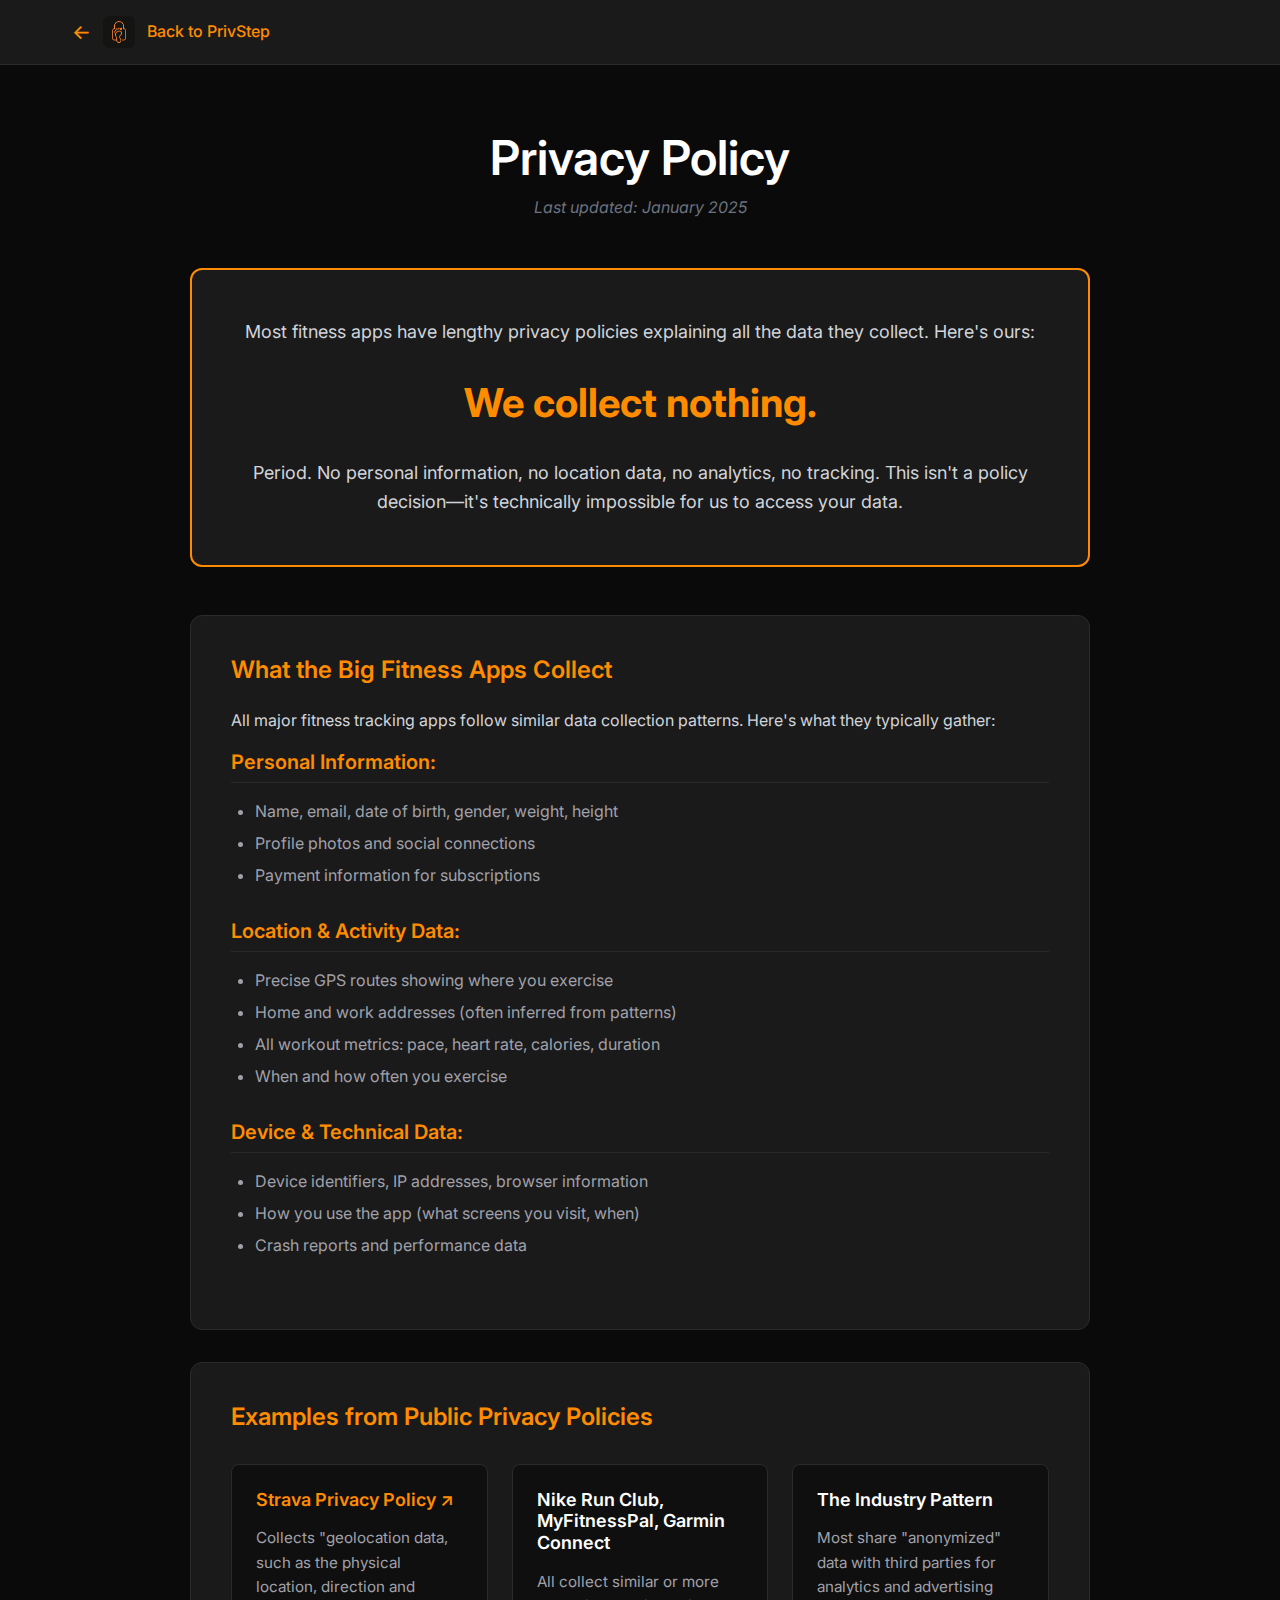
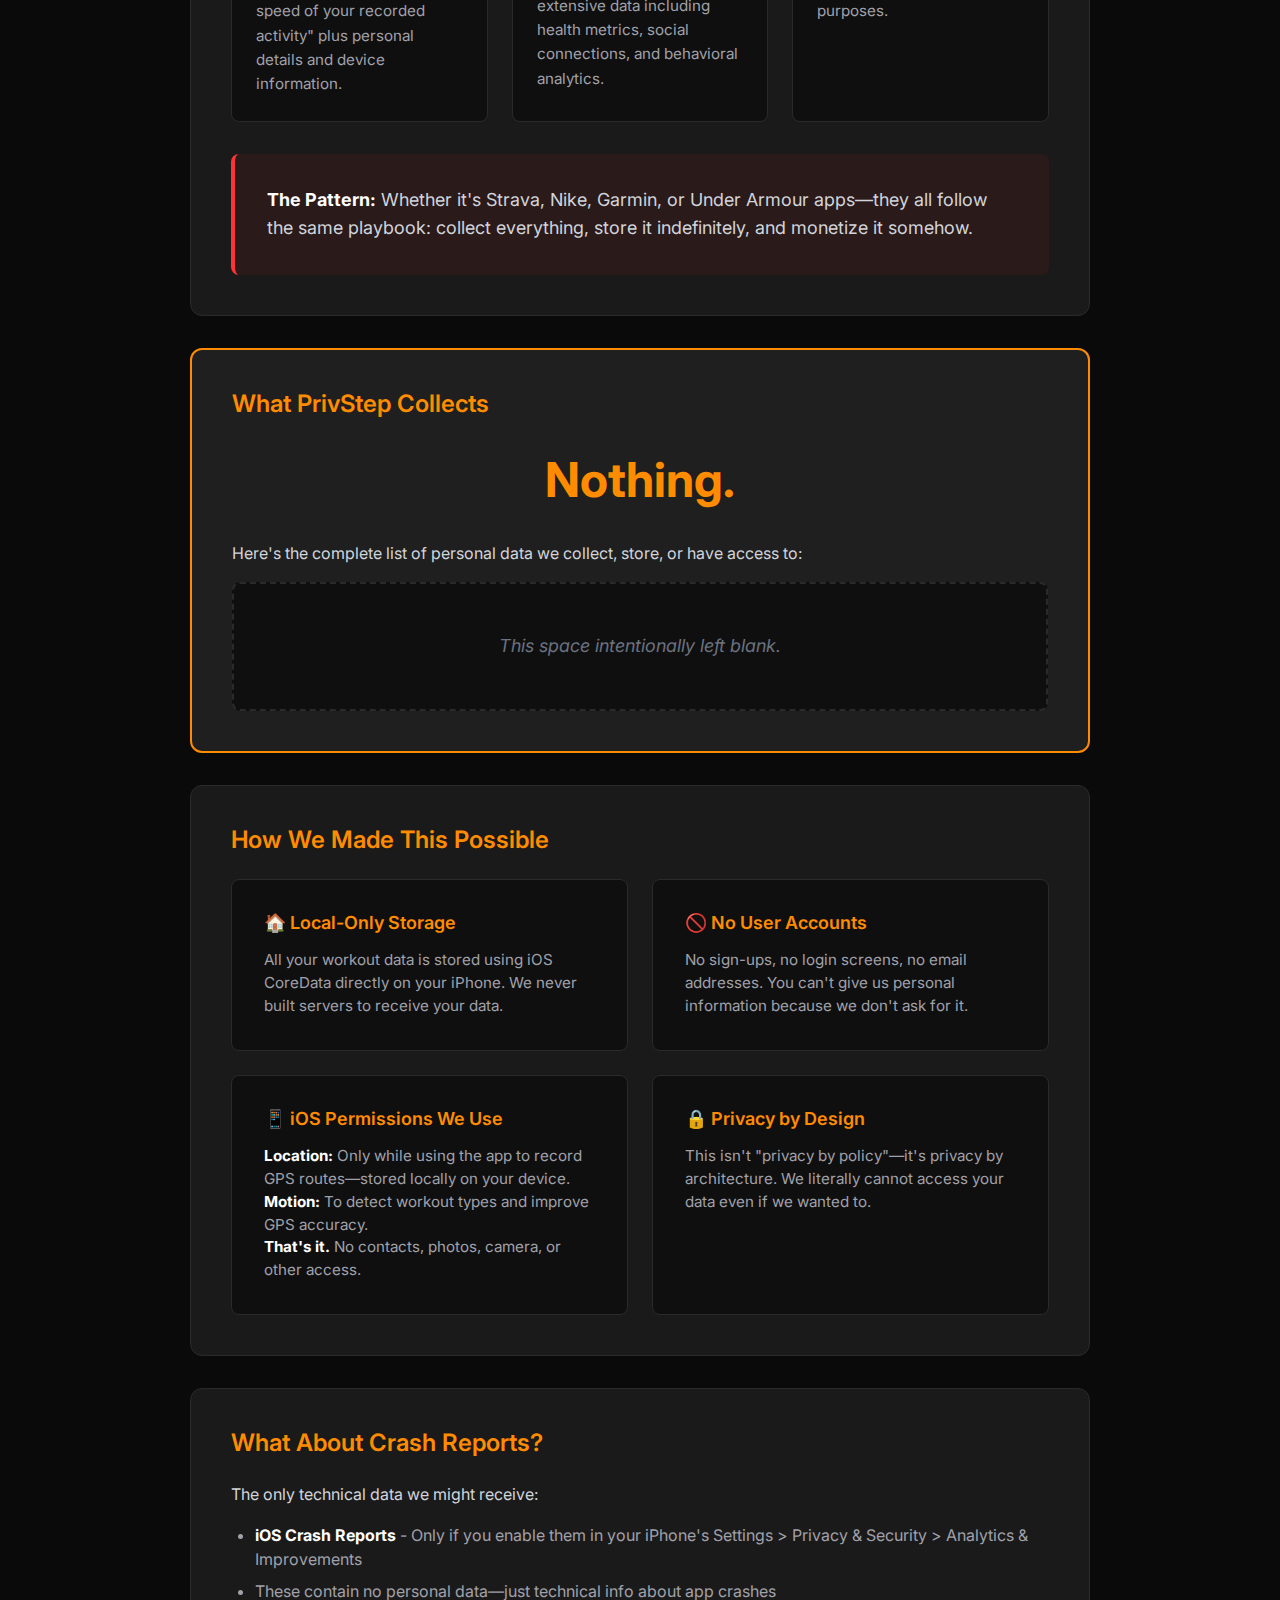
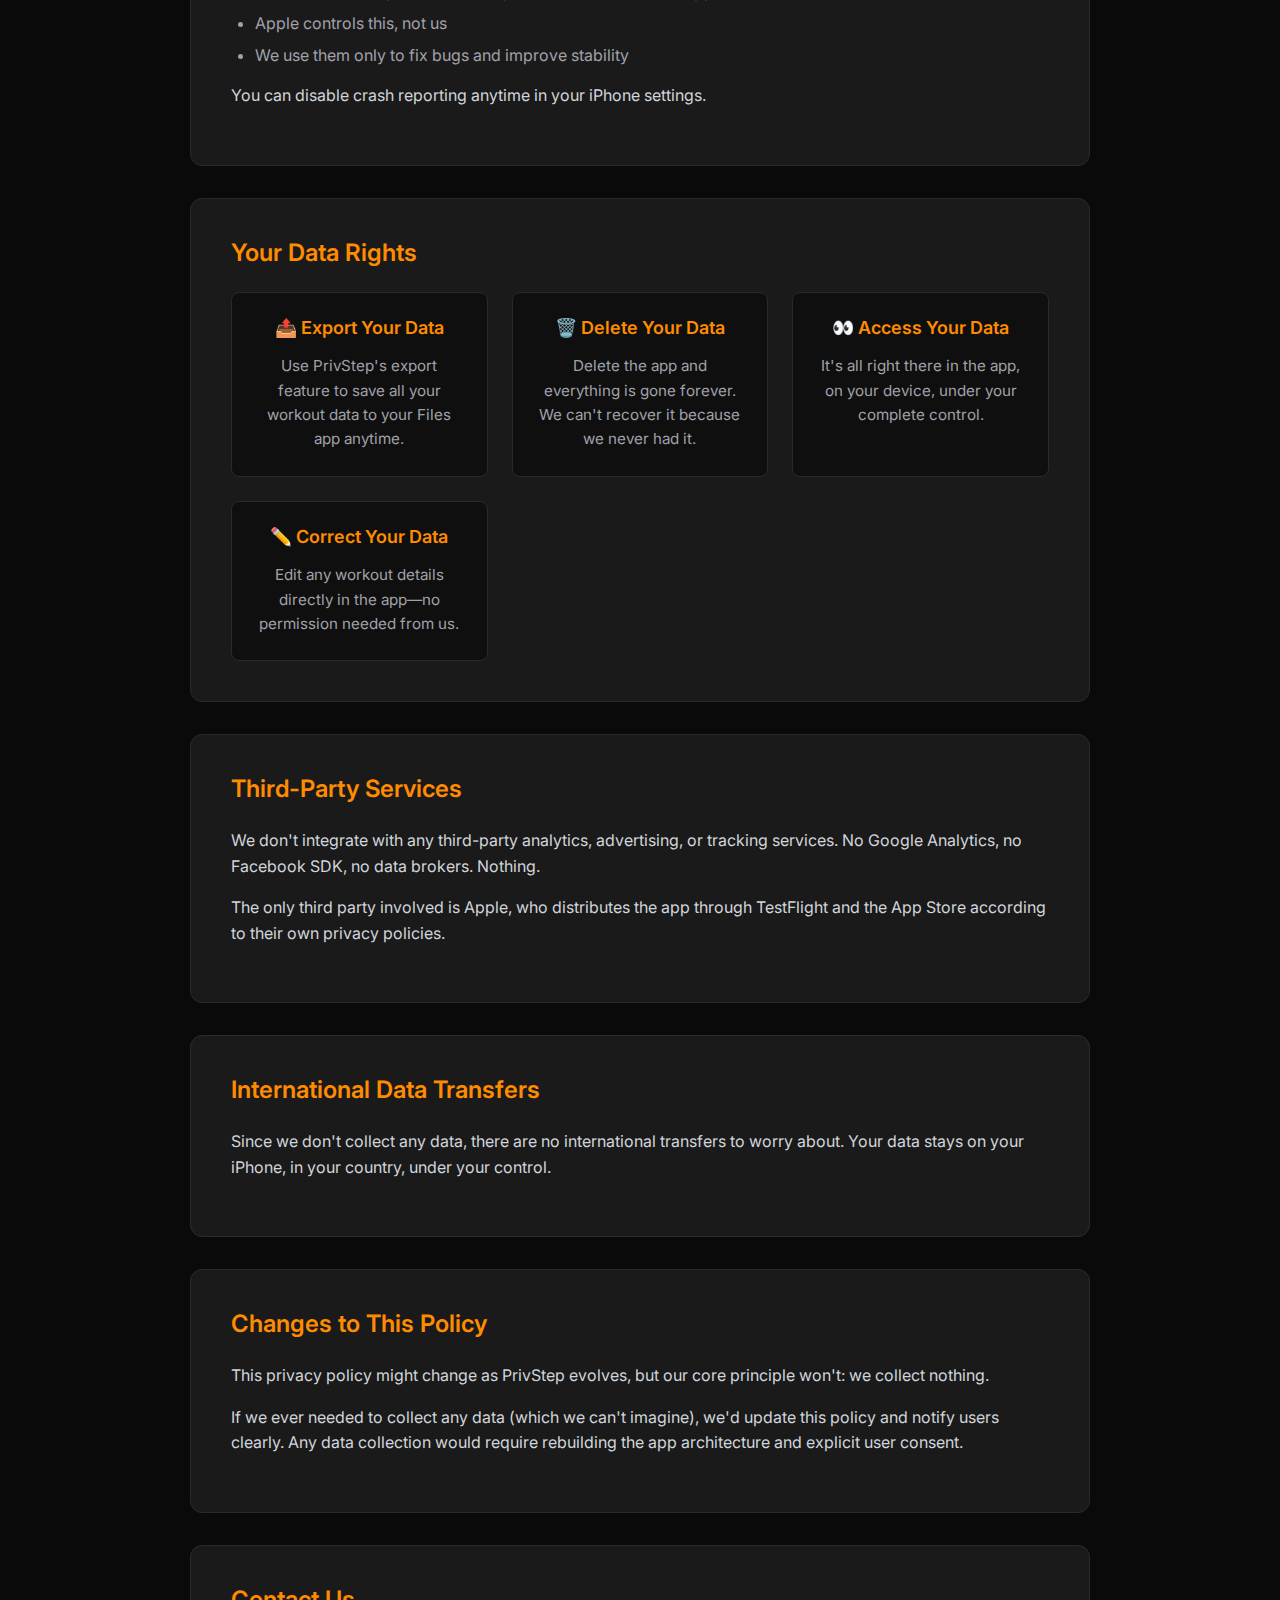
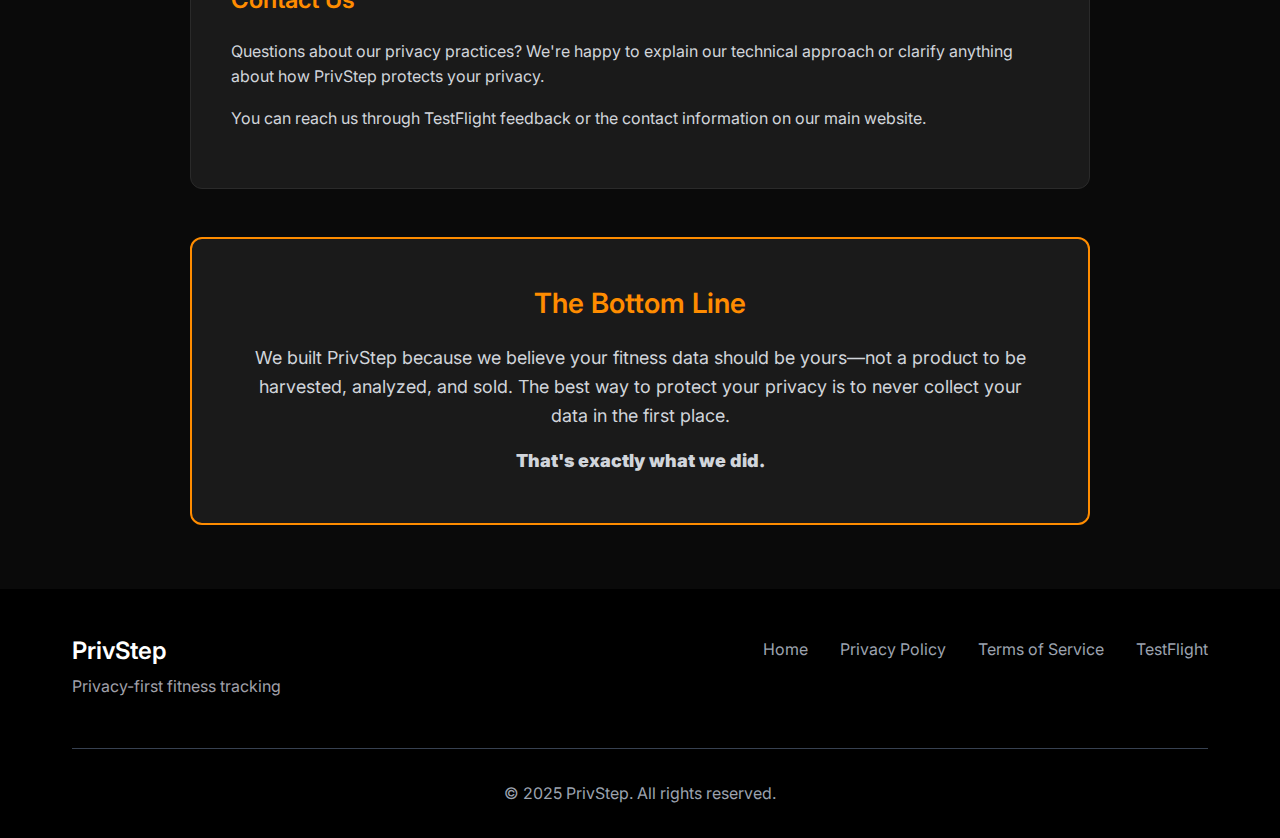
<file: privacy.html>
<!DOCTYPE html>
<html lang="en">
<head>
    <meta charset="UTF-8">
    <meta name="viewport" content="width=device-width, initial-scale=1.0">
    <meta name="description" content="Privacy Policy for PrivStep - We collect nothing. Zero data collection by design.">
    <title>Privacy Policy - PrivStep</title>
    <link rel="icon" type="image/png" sizes="60x60" href="icons/AppIcon.appiconset/Icon-App-60x60@2x.png">
    <link rel="apple-touch-icon" sizes="180x180" href="icons/AppIcon.appiconset/Icon-App-60x60@3x.png">
    <link rel="stylesheet" href="styles.css">
    <link rel="preconnect" href="https://fonts.googleapis.com">
    <link rel="preconnect" href="https://fonts.gstatic.com" crossorigin>
    <link href="https://fonts.googleapis.com/css2?family=Inter:wght@300;400;500;600;700&display=swap" rel="stylesheet">
</head>
<body>
    <!-- Header with easy navigation back -->
    <header class="privacy-header">
        <div class="container">
            <div class="header-nav">
                <a href="index.html" class="back-link">
                    <span class="back-arrow">←</span>
                    <img src="icons/AppIcon.appiconset/Icon-App-60x60@2x.png" alt="PrivStep" class="header-icon">
                    Back to PrivStep
                </a>
            </div>
        </div>
    </header>

    <!-- Privacy Content -->
    <main class="privacy-main">
        <div class="container">
            <div class="privacy-content">
                <h1>Privacy Policy</h1>
                <p class="last-updated">Last updated: January 2025</p>
                
                <div class="privacy-intro">
                    <p>Most fitness apps have lengthy privacy policies explaining all the data they collect. Here's ours:</p>
                    <h2 class="collect-nothing">We collect nothing.</h2>
                    <p>Period. No personal information, no location data, no analytics, no tracking. This isn't a policy decision—it's technically impossible for us to access your data.</p>
                </div>

                <section class="privacy-section">
                    <h2>What the Big Fitness Apps Collect</h2>
                    <p>All major fitness tracking apps follow similar data collection patterns. Here's what they typically gather:</p>
                    
                    <div class="data-category">
                        <h3>Personal Information:</h3>
                        <ul>
                            <li>Name, email, date of birth, gender, weight, height</li>
                            <li>Profile photos and social connections</li>
                            <li>Payment information for subscriptions</li>
                        </ul>
                    </div>

                    <div class="data-category">
                        <h3>Location & Activity Data:</h3>
                        <ul>
                            <li>Precise GPS routes showing where you exercise</li>
                            <li>Home and work addresses (often inferred from patterns)</li>
                            <li>All workout metrics: pace, heart rate, calories, duration</li>
                            <li>When and how often you exercise</li>
                        </ul>
                    </div>

                    <div class="data-category">
                        <h3>Device & Technical Data:</h3>
                        <ul>
                            <li>Device identifiers, IP addresses, browser information</li>
                            <li>How you use the app (what screens you visit, when)</li>
                            <li>Crash reports and performance data</li>
                        </ul>
                    </div>
                </section>

                <section class="privacy-section">
                    <h2>Examples from Public Privacy Policies</h2>
                    <div class="examples-grid">
                        <div class="example-item">
                            <h4><a href="https://www.strava.com/legal/privacy" target="_blank" rel="noopener">Strava Privacy Policy ↗</a></h4>
                            <p>Collects "geolocation data, such as the physical location, direction and speed of your recorded activity" plus personal details and device information.</p>
                        </div>
                        <div class="example-item">
                            <h4>Nike Run Club, MyFitnessPal, Garmin Connect</h4>
                            <p>All collect similar or more extensive data including health metrics, social connections, and behavioral analytics.</p>
                        </div>
                        <div class="example-item">
                            <h4>The Industry Pattern</h4>
                            <p>Most share "anonymized" data with third parties for analytics and advertising purposes.</p>
                        </div>
                    </div>
                    
                    <div class="industry-callout">
                        <p><strong>The Pattern:</strong> Whether it's Strava, Nike, Garmin, or Under Armour apps—they all follow the same playbook: collect everything, store it indefinitely, and monetize it somehow.</p>
                    </div>
                </section>

                <section class="privacy-section highlight">
                    <h2>What PrivStep Collects</h2>
                    <div class="collect-nothing-big">
                        <h3>Nothing.</h3>
                    </div>
                    <p>Here's the complete list of personal data we collect, store, or have access to:</p>
                    <div class="empty-list">
                        <p><em>This space intentionally left blank.</em></p>
                    </div>
                </section>

                <section class="privacy-section">
                    <h2>How We Made This Possible</h2>
                    <div class="technical-explanation">
                        <div class="tech-item">
                            <h4>🏠 Local-Only Storage</h4>
                            <p>All your workout data is stored using iOS CoreData directly on your iPhone. We never built servers to receive your data.</p>
                        </div>
                        <div class="tech-item">
                            <h4>🚫 No User Accounts</h4>
                            <p>No sign-ups, no login screens, no email addresses. You can't give us personal information because we don't ask for it.</p>
                        </div>
                        <div class="tech-item">
                            <h4>📱 iOS Permissions We Use</h4>
                            <p><strong>Location:</strong> Only while using the app to record GPS routes—stored locally on your device.<br>
                            <strong>Motion:</strong> To detect workout types and improve GPS accuracy.<br>
                            <strong>That's it.</strong> No contacts, photos, camera, or other access.</p>
                        </div>
                        <div class="tech-item">
                            <h4>🔒 Privacy by Design</h4>
                            <p>This isn't "privacy by policy"—it's privacy by architecture. We literally cannot access your data even if we wanted to.</p>
                        </div>
                    </div>
                </section>

                <section class="privacy-section">
                    <h2>What About Crash Reports?</h2>
                    <p>The only technical data we might receive:</p>
                    <ul>
                        <li><strong>iOS Crash Reports</strong> - Only if you enable them in your iPhone's Settings > Privacy & Security > Analytics & Improvements</li>
                        <li>These contain no personal data—just technical info about app crashes</li>
                        <li>Apple controls this, not us</li>
                        <li>We use them only to fix bugs and improve stability</li>
                    </ul>
                    <p>You can disable crash reporting anytime in your iPhone settings.</p>
                </section>

                <section class="privacy-section">
                    <h2>Your Data Rights</h2>
                    <div class="rights-grid">
                        <div class="right-item">
                            <h4>📤 Export Your Data</h4>
                            <p>Use PrivStep's export feature to save all your workout data to your Files app anytime.</p>
                        </div>
                        <div class="right-item">
                            <h4>🗑️ Delete Your Data</h4>
                            <p>Delete the app and everything is gone forever. We can't recover it because we never had it.</p>
                        </div>
                        <div class="right-item">
                            <h4>👀 Access Your Data</h4>
                            <p>It's all right there in the app, on your device, under your complete control.</p>
                        </div>
                        <div class="right-item">
                            <h4>✏️ Correct Your Data</h4>
                            <p>Edit any workout details directly in the app—no permission needed from us.</p>
                        </div>
                    </div>
                </section>

                <section class="privacy-section">
                    <h2>Third-Party Services</h2>
                    <p>We don't integrate with any third-party analytics, advertising, or tracking services. No Google Analytics, no Facebook SDK, no data brokers. Nothing.</p>
                    <p>The only third party involved is Apple, who distributes the app through TestFlight and the App Store according to their own privacy policies.</p>
                </section>

                <section class="privacy-section">
                    <h2>International Data Transfers</h2>
                    <p>Since we don't collect any data, there are no international transfers to worry about. Your data stays on your iPhone, in your country, under your control.</p>
                </section>

                <section class="privacy-section">
                    <h2>Changes to This Policy</h2>
                    <p>This privacy policy might change as PrivStep evolves, but our core principle won't: we collect nothing.</p>
                    <p>If we ever needed to collect any data (which we can't imagine), we'd update this policy and notify users clearly. Any data collection would require rebuilding the app architecture and explicit user consent.</p>
                </section>

                <section class="privacy-section">
                    <h2>Contact Us</h2>
                    <p>Questions about our privacy practices? We're happy to explain our technical approach or clarify anything about how PrivStep protects your privacy.</p>
                    <p>You can reach us through TestFlight feedback or the contact information on our main website.</p>
                </section>

                <div class="privacy-footer">
                    <h3>The Bottom Line</h3>
                    <p>We built PrivStep because we believe your fitness data should be yours—not a product to be harvested, analyzed, and sold. The best way to protect your privacy is to never collect your data in the first place.</p>
                    <p><strong>That's exactly what we did.</strong></p>
                </div>
            </div>
        </div>
    </main>

    <!-- Footer -->
    <footer class="footer">
        <div class="container">
            <div class="footer-content">
                <div class="footer-brand">
                    <h3>PrivStep</h3>
                    <p>Privacy-first fitness tracking</p>
                </div>
                <div class="footer-links">
                    <a href="index.html">Home</a>
                    <a href="privacy.html">Privacy Policy</a>
                    <a href="terms.html">Terms of Service</a>
                    <a href="index.html#download">TestFlight</a>
                </div>
            </div>
            <div class="footer-bottom">
                <p>&copy; 2025 PrivStep. All rights reserved.</p>
            </div>
        </div>
    </footer>
</body>
</html>
</file>
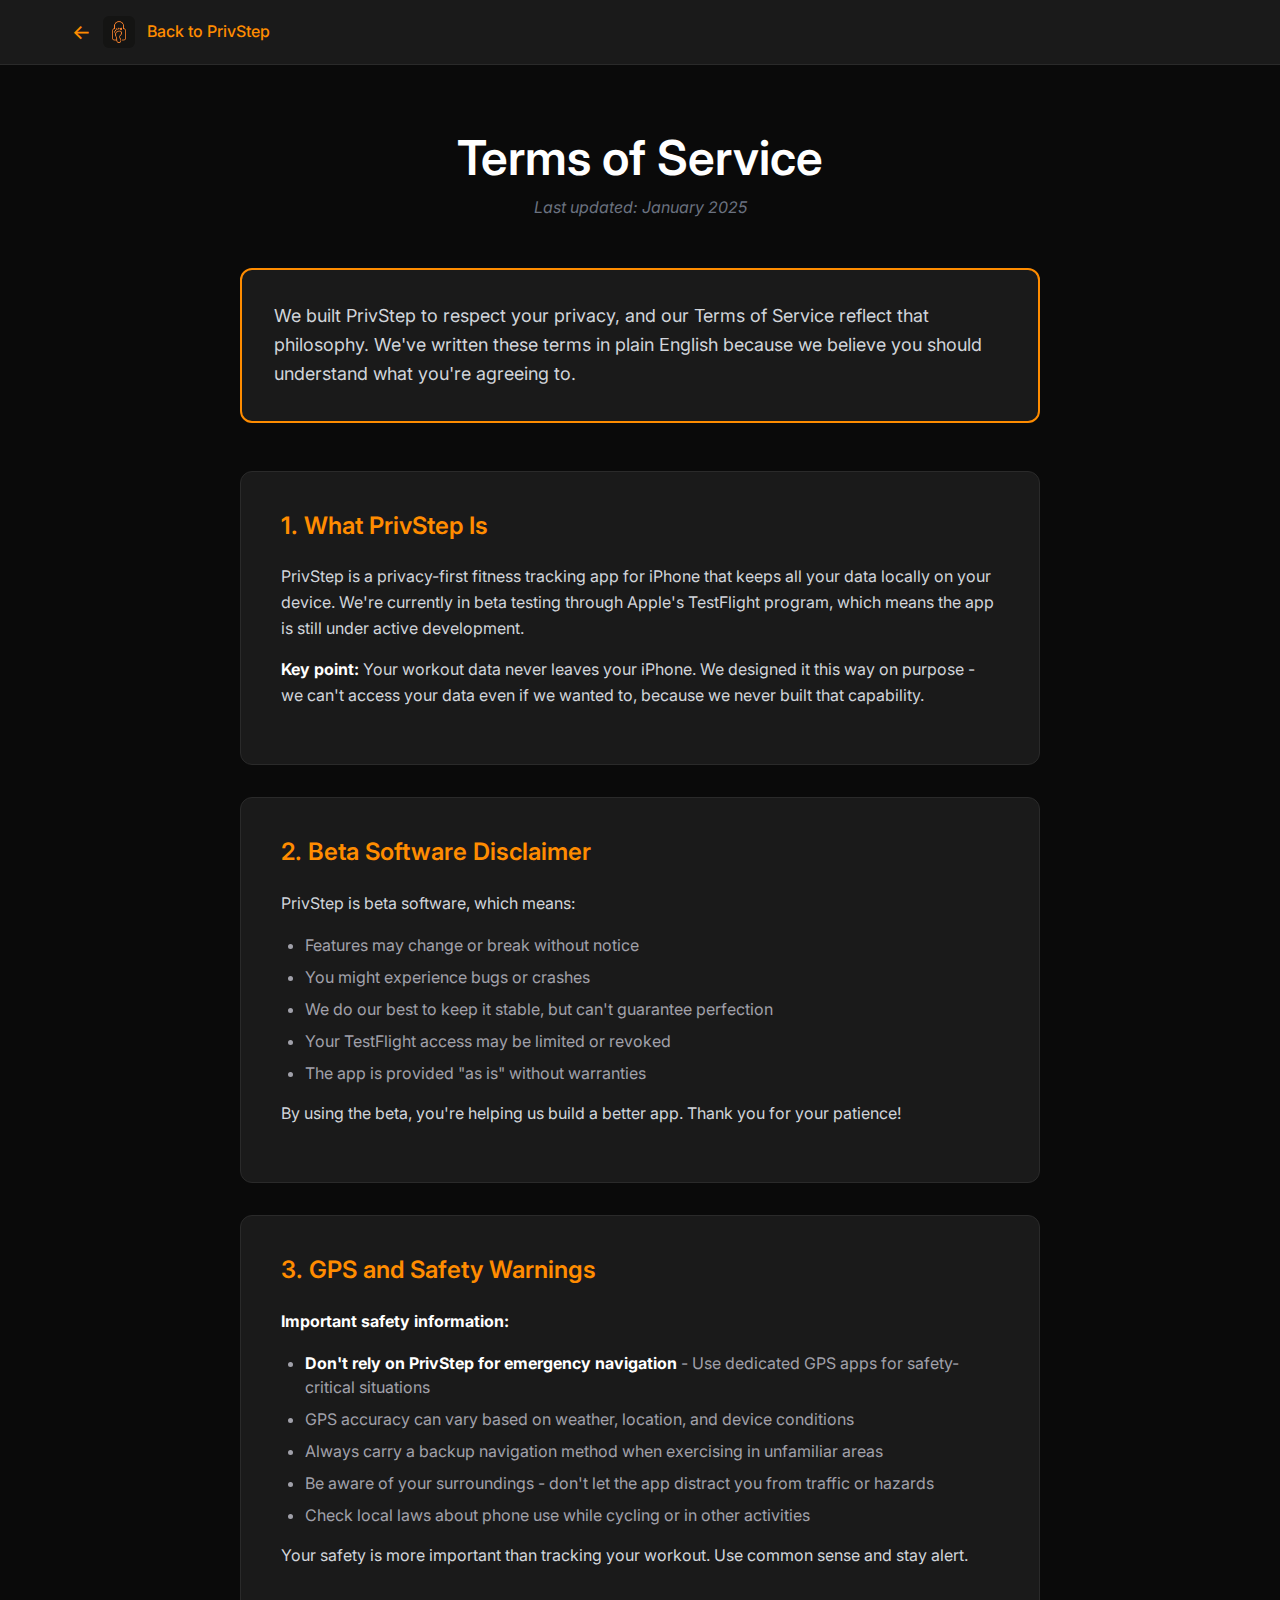
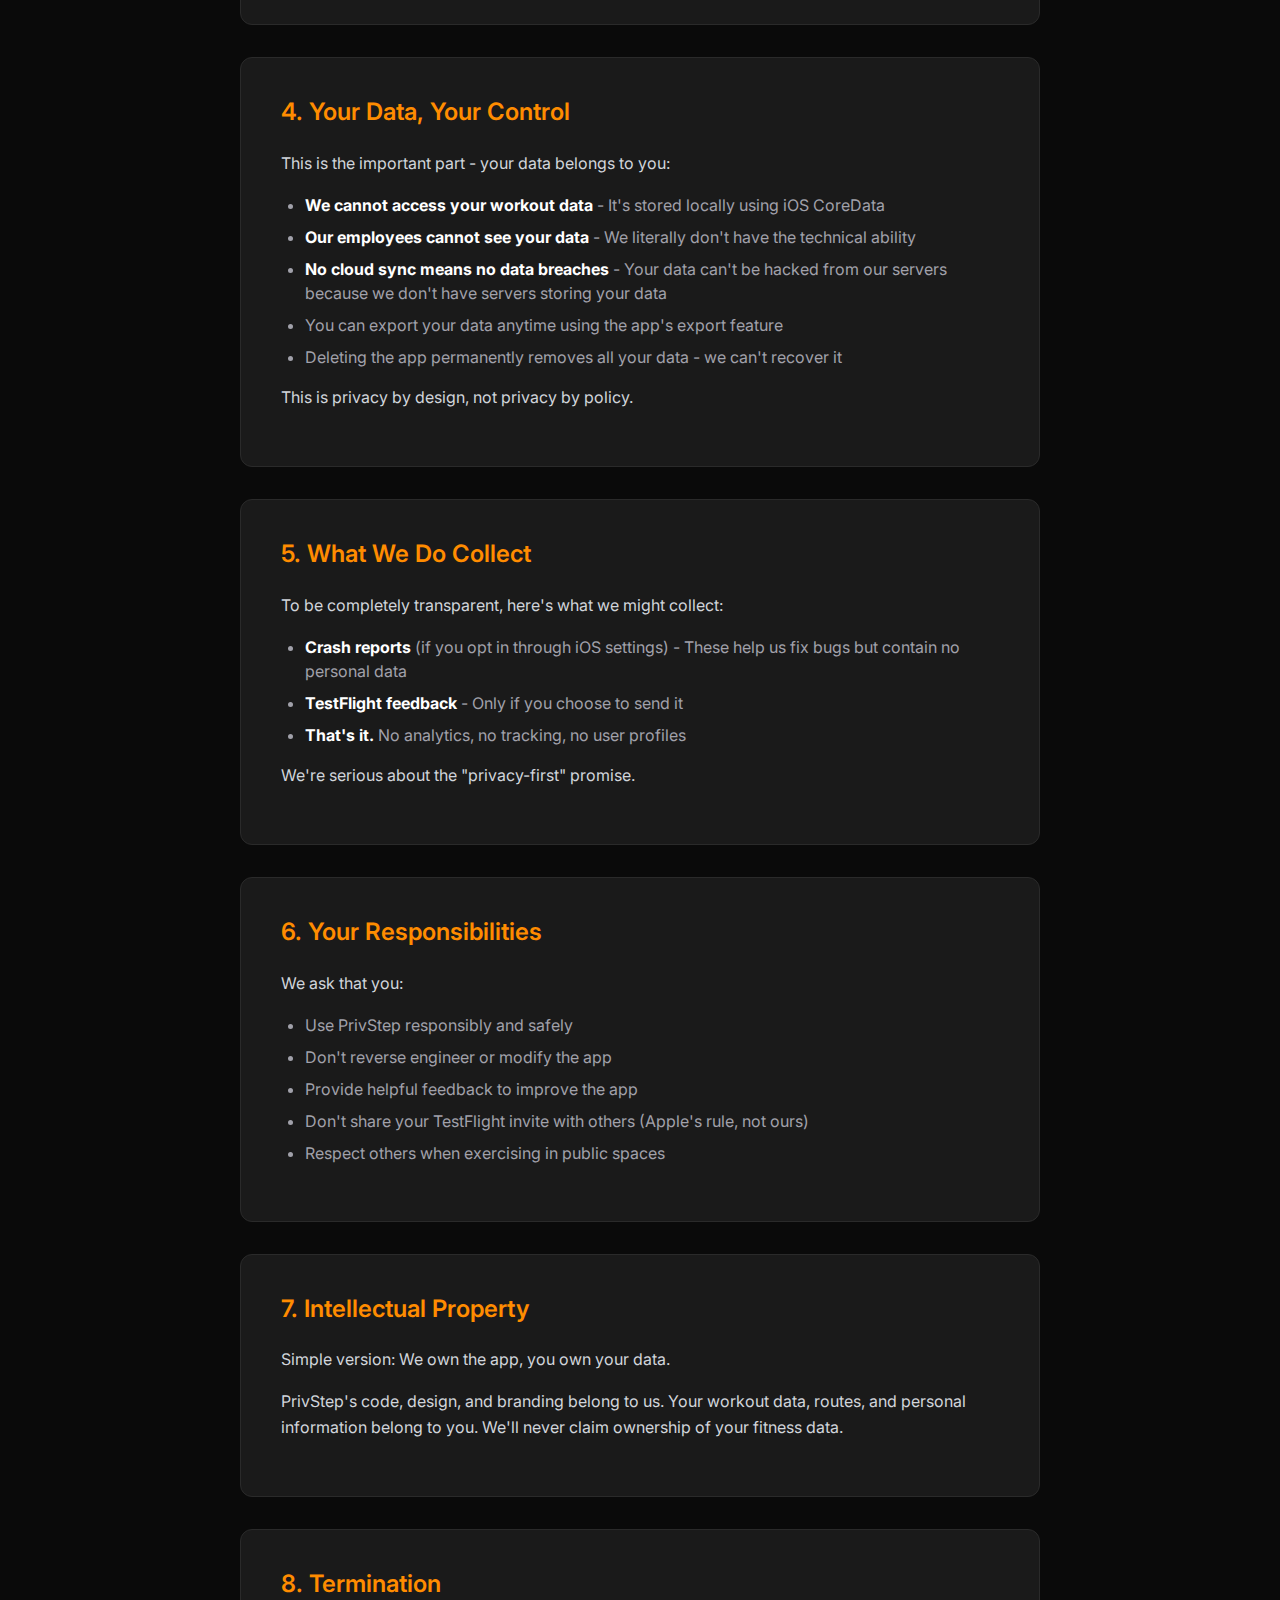
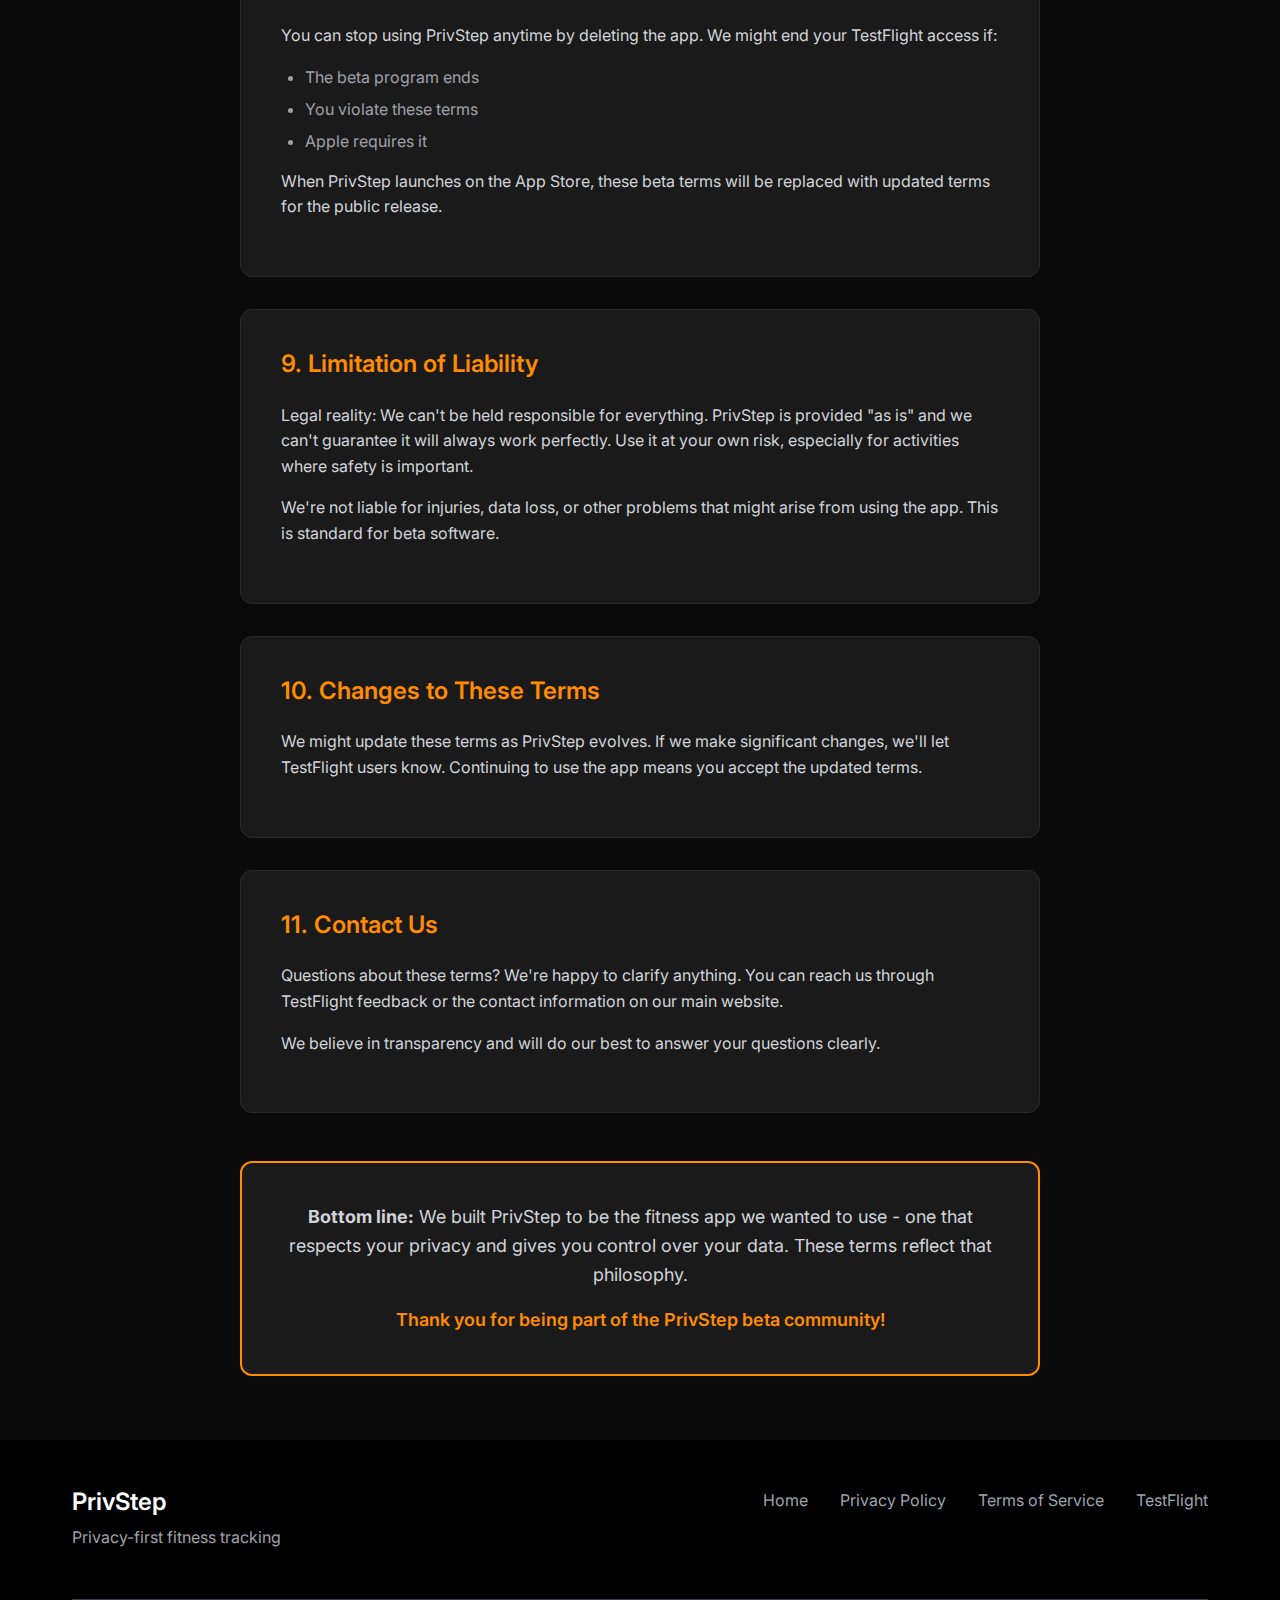
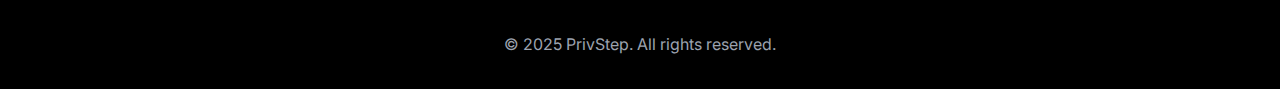
<file: terms.html>
<!DOCTYPE html>
<html lang="en">
<head>
    <meta charset="UTF-8">
    <meta name="viewport" content="width=device-width, initial-scale=1.0">
    <meta name="description" content="Terms of Service for PrivStep - Privacy-first fitness tracking app">
    <title>Terms of Service - PrivStep</title>
    <link rel="icon" type="image/png" sizes="60x60" href="icons/AppIcon.appiconset/Icon-App-60x60@2x.png">
    <link rel="apple-touch-icon" sizes="180x180" href="icons/AppIcon.appiconset/Icon-App-60x60@3x.png">
    <link rel="stylesheet" href="styles.css">
    <link rel="preconnect" href="https://fonts.googleapis.com">
    <link rel="preconnect" href="https://fonts.gstatic.com" crossorigin>
    <link href="https://fonts.googleapis.com/css2?family=Inter:wght@300;400;500;600;700&display=swap" rel="stylesheet">
</head>
<body>
    <!-- Header with easy navigation back -->
    <header class="terms-header">
        <div class="container">
            <div class="header-nav">
                <a href="index.html" class="back-link">
                    <span class="back-arrow">←</span>
                    <img src="icons/AppIcon.appiconset/Icon-App-60x60@2x.png" alt="PrivStep" class="header-icon">
                    Back to PrivStep
                </a>
            </div>
        </div>
    </header>

    <!-- Terms Content -->
    <main class="terms-main">
        <div class="container">
            <div class="terms-content">
                <h1>Terms of Service</h1>
                <p class="last-updated">Last updated: January 2025</p>
                
                <div class="terms-intro">
                    <p>We built PrivStep to respect your privacy, and our Terms of Service reflect that philosophy. We've written these terms in plain English because we believe you should understand what you're agreeing to.</p>
                </div>

                <section class="terms-section">
                    <h2>1. What PrivStep Is</h2>
                    <p>PrivStep is a privacy-first fitness tracking app for iPhone that keeps all your data locally on your device. We're currently in beta testing through Apple's TestFlight program, which means the app is still under active development.</p>
                    <p><strong>Key point:</strong> Your workout data never leaves your iPhone. We designed it this way on purpose - we can't access your data even if we wanted to, because we never built that capability.</p>
                </section>

                <section class="terms-section">
                    <h2>2. Beta Software Disclaimer</h2>
                    <p>PrivStep is beta software, which means:</p>
                    <ul>
                        <li>Features may change or break without notice</li>
                        <li>You might experience bugs or crashes</li>
                        <li>We do our best to keep it stable, but can't guarantee perfection</li>
                        <li>Your TestFlight access may be limited or revoked</li>
                        <li>The app is provided "as is" without warranties</li>
                    </ul>
                    <p>By using the beta, you're helping us build a better app. Thank you for your patience!</p>
                </section>

                <section class="terms-section">
                    <h2>3. GPS and Safety Warnings</h2>
                    <p><strong>Important safety information:</strong></p>
                    <ul>
                        <li><strong>Don't rely on PrivStep for emergency navigation</strong> - Use dedicated GPS apps for safety-critical situations</li>
                        <li>GPS accuracy can vary based on weather, location, and device conditions</li>
                        <li>Always carry a backup navigation method when exercising in unfamiliar areas</li>
                        <li>Be aware of your surroundings - don't let the app distract you from traffic or hazards</li>
                        <li>Check local laws about phone use while cycling or in other activities</li>
                    </ul>
                    <p>Your safety is more important than tracking your workout. Use common sense and stay alert.</p>
                </section>

                <section class="terms-section">
                    <h2>4. Your Data, Your Control</h2>
                    <p>This is the important part - your data belongs to you:</p>
                    <ul>
                        <li><strong>We cannot access your workout data</strong> - It's stored locally using iOS CoreData</li>
                        <li><strong>Our employees cannot see your data</strong> - We literally don't have the technical ability</li>
                        <li><strong>No cloud sync means no data breaches</strong> - Your data can't be hacked from our servers because we don't have servers storing your data</li>
                        <li>You can export your data anytime using the app's export feature</li>
                        <li>Deleting the app permanently removes all your data - we can't recover it</li>
                    </ul>
                    <p>This is privacy by design, not privacy by policy.</p>
                </section>

                <section class="terms-section">
                    <h2>5. What We Do Collect</h2>
                    <p>To be completely transparent, here's what we might collect:</p>
                    <ul>
                        <li><strong>Crash reports</strong> (if you opt in through iOS settings) - These help us fix bugs but contain no personal data</li>
                        <li><strong>TestFlight feedback</strong> - Only if you choose to send it</li>
                        <li><strong>That's it.</strong> No analytics, no tracking, no user profiles</li>
                    </ul>
                    <p>We're serious about the "privacy-first" promise.</p>
                </section>

                <section class="terms-section">
                    <h2>6. Your Responsibilities</h2>
                    <p>We ask that you:</p>
                    <ul>
                        <li>Use PrivStep responsibly and safely</li>
                        <li>Don't reverse engineer or modify the app</li>
                        <li>Provide helpful feedback to improve the app</li>
                        <li>Don't share your TestFlight invite with others (Apple's rule, not ours)</li>
                        <li>Respect others when exercising in public spaces</li>
                    </ul>
                </section>

                <section class="terms-section">
                    <h2>7. Intellectual Property</h2>
                    <p>Simple version: We own the app, you own your data.</p>
                    <p>PrivStep's code, design, and branding belong to us. Your workout data, routes, and personal information belong to you. We'll never claim ownership of your fitness data.</p>
                </section>

                <section class="terms-section">
                    <h2>8. Termination</h2>
                    <p>You can stop using PrivStep anytime by deleting the app. We might end your TestFlight access if:</p>
                    <ul>
                        <li>The beta program ends</li>
                        <li>You violate these terms</li>
                        <li>Apple requires it</li>
                    </ul>
                    <p>When PrivStep launches on the App Store, these beta terms will be replaced with updated terms for the public release.</p>
                </section>

                <section class="terms-section">
                    <h2>9. Limitation of Liability</h2>
                    <p>Legal reality: We can't be held responsible for everything. PrivStep is provided "as is" and we can't guarantee it will always work perfectly. Use it at your own risk, especially for activities where safety is important.</p>
                    <p>We're not liable for injuries, data loss, or other problems that might arise from using the app. This is standard for beta software.</p>
                </section>

                <section class="terms-section">
                    <h2>10. Changes to These Terms</h2>
                    <p>We might update these terms as PrivStep evolves. If we make significant changes, we'll let TestFlight users know. Continuing to use the app means you accept the updated terms.</p>
                </section>

                <section class="terms-section">
                    <h2>11. Contact Us</h2>
                    <p>Questions about these terms? We're happy to clarify anything. You can reach us through TestFlight feedback or the contact information on our main website.</p>
                    <p>We believe in transparency and will do our best to answer your questions clearly.</p>
                </section>

                <div class="terms-footer">
                    <p><strong>Bottom line:</strong> We built PrivStep to be the fitness app we wanted to use - one that respects your privacy and gives you control over your data. These terms reflect that philosophy.</p>
                    <p>Thank you for being part of the PrivStep beta community!</p>
                </div>
            </div>
        </div>
    </main>

    <!-- Footer -->
    <footer class="footer">
        <div class="container">
            <div class="footer-content">
                <div class="footer-brand">
                    <h3>PrivStep</h3>
                    <p>Privacy-first fitness tracking</p>
                </div>
                <div class="footer-links">
                    <a href="index.html">Home</a>
                    <a href="privacy.html">Privacy Policy</a>
                    <a href="terms.html">Terms of Service</a>
                    <a href="index.html#download">TestFlight</a>
                </div>
            </div>
            <div class="footer-bottom">
                <p>&copy; 2025 PrivStep. All rights reserved.</p>
            </div>
        </div>
    </footer>
</body>
</html>
</file>
<file: styles.css>
/* Reset and Base Styles */
* {
    margin: 0;
    padding: 0;
    box-sizing: border-box;
}

body {
    font-family: 'Inter', -apple-system, BlinkMacSystemFont, 'Segoe UI', Roboto, sans-serif;
    line-height: 1.6;
    color: #e5e5e5;
    background-color: #0a0a0a;
    font-size: 16px;
    -webkit-font-smoothing: antialiased;
    -moz-osx-font-smoothing: grayscale;
}

/* Typography */
h1, h2, h3, h4, h5, h6 {
    font-weight: 600;
    line-height: 1.2;
    margin-bottom: 1rem;
}

h1 { font-size: 3.5rem; }
h2 { font-size: 2.5rem; }
h3 { font-size: 1.5rem; }

p {
    margin-bottom: 1rem;
    color: #a1a1aa;
}

/* Layout */
.container {
    max-width: 1200px;
    margin: 0 auto;
    padding: 0 2rem;
}

section {
    padding: 6rem 0;
}

/* Buttons */
.btn-primary,
.btn-secondary {
    display: inline-block;
    padding: 1rem 2rem;
    border-radius: 8px;
    text-decoration: none;
    font-weight: 500;
    font-size: 1rem;
    border: none;
    cursor: pointer;
    transition: all 0.2s ease;
    margin-right: 1rem;
}

/* Smooth scroll behavior */
html {
    scroll-behavior: smooth;
}

.btn-primary {
    background-color: #ff8c00;
    color: #000000;
    font-weight: 600;
}

.btn-primary:hover {
    background-color: #ff7c00;
    transform: translateY(-1px);
}

.btn-secondary {
    background-color: transparent;
    color: #ff8c00;
    border: 2px solid #ff8c00;
}

.btn-secondary:hover {
    background-color: #ff8c00;
    color: #000000;
}

/* Hero Section */
.hero {
    background: linear-gradient(135deg, #1a1a1a 0%, #0f0f0f 100%);
    text-align: center;
    padding: 8rem 0;
}

.hero-icon {
    margin-bottom: 2rem;
}

.app-icon {
    width: 120px;
    height: 120px;
    border-radius: 24px;
    box-shadow: 0 8px 32px rgba(255, 165, 0, 0.3);
}

.hero-title {
    font-size: 4rem;
    font-weight: 700;
    color: #ffffff;
    margin-bottom: 1rem;
}

.hero-subtitle {
    font-size: 1.5rem;
    color: #d1d5db;
    margin-bottom: 1.5rem;
    font-weight: 400;
}

.hero-description {
    font-size: 1.125rem;
    color: #a1a1aa;
    max-width: 600px;
    margin: 0 auto 3rem;
}

.hero-cta {
    margin-top: 2rem;
}

/* Value Proposition Section */
.value-prop {
    background-color: #111111;
}

.value-prop h2 {
    text-align: center;
    color: #ffffff;
    margin-bottom: 4rem;
}

.value-grid {
    display: grid;
    grid-template-columns: repeat(auto-fit, minmax(300px, 1fr));
    gap: 3rem;
}

.value-item {
    text-align: center;
    padding: 2rem;
    background-color: #1a1a1a;
    border-radius: 12px;
    border: 1px solid #2a2a2a;
}

.value-icon {
    font-size: 3rem;
    margin-bottom: 1.5rem;
}

.value-item h3 {
    color: #ffffff;
    margin-bottom: 1rem;
}

.value-item p {
    color: #a1a1aa;
    line-height: 1.6;
}

.privacy-link {
    color: #ff8c00;
    text-decoration: none;
    font-weight: 600;
    transition: color 0.2s ease;
}

.privacy-link:hover {
    color: #ff7c00;
    text-decoration: underline;
}

/* Features Section */
.features {
    background-color: #0a0a0a;
}

.features h2 {
    text-align: center;
    color: #ffffff;
    margin-bottom: 4rem;
}

.features-grid {
    display: grid;
    grid-template-columns: repeat(auto-fit, minmax(280px, 1fr));
    gap: 2rem;
}

.feature-item {
    background-color: #1a1a1a;
    padding: 2.5rem;
    border-radius: 12px;
    border: 1px solid #2a2a2a;
    box-shadow: 0 4px 12px rgba(255, 165, 0, 0.1);
    transition: transform 0.2s ease, box-shadow 0.2s ease;
}

.feature-item:hover {
    transform: translateY(-2px);
    box-shadow: 0 8px 24px rgba(255, 165, 0, 0.2);
    border-color: #ff8c00;
}

.feature-item h3 {
    color: #ffffff;
    margin-bottom: 1rem;
}

.feature-item p {
    color: #a1a1aa;
}

/* Screenshots Section */
.screenshots {
    background-color: #111111;
    text-align: center;
}

.screenshots h2 {
    color: #ffffff;
    margin-bottom: 4rem;
}

.screenshots-container {
    display: grid;
    grid-template-columns: repeat(3, 1fr);
    gap: 2rem;
    max-width: 1200px;
    margin: 0 auto;
}

.screenshot-item {
    background-color: #1a1a1a;
    padding: 2rem;
    border-radius: 12px;
    border: 1px solid #2a2a2a;
    box-shadow: 0 4px 12px rgba(255, 165, 0, 0.1);
    transition: transform 0.2s ease, box-shadow 0.2s ease;
}

.screenshot-item:hover {
    transform: translateY(-4px);
    box-shadow: 0 12px 32px rgba(255, 165, 0, 0.2);
    border-color: #ff8c00;
}

.framed-screenshot {
    width: 100%;
    max-width: 320px;
    height: auto;
    margin: 0 auto 1.5rem auto;
    border-radius: 12px;
    box-shadow: 0 12px 40px rgba(0, 0, 0, 0.4);
}

.screenshot-item h3 {
    color: #ffffff;
    font-size: 1.25rem;
    margin-bottom: 0.75rem;
    font-weight: 600;
}

.screenshot-item p {
    color: #a1a1aa;
    font-size: 0.95rem;
    line-height: 1.5;
    margin: 0;
}

.view-more-section {
    text-align: center;
    margin-top: 3rem;
}

.view-more-btn {
    display: inline-flex;
    align-items: center;
    gap: 0.75rem;
    background: linear-gradient(135deg, #ff8c00 0%, #ff7c00 100%);
    color: #000000;
    border: none;
    padding: 1rem 2rem;
    border-radius: 12px;
    font-size: 1.125rem;
    font-weight: 600;
    cursor: pointer;
    transition: all 0.3s ease;
    box-shadow: 0 4px 12px rgba(255, 140, 0, 0.3);
}

.view-more-btn:hover {
    transform: translateY(-2px);
    box-shadow: 0 8px 24px rgba(255, 140, 0, 0.4);
    background: linear-gradient(135deg, #ff7c00 0%, #ff6c00 100%);
}

.btn-icon {
    font-size: 1.2rem;
}

/* Modal Styles */
.modal {
    display: none;
    position: fixed;
    z-index: 1000;
    left: 0;
    top: 0;
    width: 100%;
    height: 100%;
    background-color: rgba(0, 0, 0, 0.8);
    backdrop-filter: blur(8px);
}

.modal-content {
    background-color: #1a1a1a;
    margin: 2% auto;
    padding: 0;
    border: 2px solid #ff8c00;
    border-radius: 16px;
    width: 95%;
    max-width: 1200px;
    max-height: 90vh;
    overflow: hidden;
    box-shadow: 0 20px 60px rgba(255, 140, 0, 0.3);
}

.modal-header {
    display: flex;
    justify-content: space-between;
    align-items: center;
    padding: 2rem;
    border-bottom: 1px solid #2a2a2a;
    background-color: #0f0f0f;
}

.modal-header h2 {
    color: #ff8c00;
    margin: 0;
    font-size: 1.75rem;
}

.modal-close {
    color: #a1a1aa;
    font-size: 2rem;
    font-weight: bold;
    cursor: pointer;
    transition: color 0.2s ease;
}

.modal-close:hover {
    color: #ff8c00;
}

.modal-body {
    padding: 2rem;
    overflow-y: auto;
    max-height: calc(90vh - 120px);
}

.modal-screenshots-grid {
    display: grid;
    grid-template-columns: repeat(auto-fit, minmax(300px, 1fr));
    gap: 2rem;
}

.modal-screenshot-item {
    background-color: #0f0f0f;
    border-radius: 12px;
    padding: 1.5rem;
    border: 1px solid #2a2a2a;
    transition: transform 0.2s ease, border-color 0.2s ease;
    text-align: center;
}

.modal-screenshot-item:hover {
    transform: translateY(-4px);
    border-color: #ff8c00;
}

.modal-screenshot {
    width: 100%;
    max-width: 280px;
    height: auto;
    border-radius: 8px;
    margin-bottom: 1rem;
    box-shadow: 0 8px 24px rgba(0, 0, 0, 0.4);
}

.modal-screenshot-item h4 {
    color: #ffffff;
    font-size: 1.125rem;
    margin-bottom: 0.5rem;
    font-weight: 600;
}

.modal-screenshot-item p {
    color: #a1a1aa;
    font-size: 0.95rem;
    line-height: 1.4;
    margin: 0;
}

.mockups-container {
    display: flex;
    justify-content: center;
    gap: 2rem;
    flex-wrap: wrap;
}

/* iPhone Mockup Styles */
.iphone-mockup {
    width: 250px;
    height: 500px;
    background: linear-gradient(145deg, #2a2a2a, #1a1a1a);
    border-radius: 30px;
    padding: 20px;
    position: relative;
    box-shadow: 0 8px 30px rgba(255, 165, 0, 0.15);
}

.iphone-mockup::before {
    content: '';
    position: absolute;
    top: 8px;
    left: 50%;
    transform: translateX(-50%);
    width: 100px;
    height: 6px;
    background-color: #ff8c00;
    border-radius: 3px;
}

.iphone-mockup::after {
    content: '';
    position: absolute;
    bottom: 8px;
    left: 50%;
    transform: translateX(-50%);
    width: 134px;
    height: 5px;
    background-color: #ff8c00;
    border-radius: 2.5px;
}

.mockup-screen {
    width: 100%;
    height: 100%;
    background-color: #000000;
    border-radius: 20px;
    overflow: hidden;
    position: relative;
}

.placeholder-content {
    background: linear-gradient(135deg, #ff8c00 0%, #ff7c00 100%);
    height: 100%;
    padding: 2rem 1rem;
    color: #000000;
}

.app-header {
    font-size: 1.2rem;
    font-weight: 600;
    margin-bottom: 2rem;
    text-align: center;
}

.placeholder-ui .ui-element {
    height: 40px;
    background-color: rgba(0, 0, 0, 0.2);
    margin-bottom: 1rem;
    border-radius: 8px;
}

.placeholder-chat .chat-bubble {
    height: 30px;
    background-color: rgba(0, 0, 0, 0.3);
    margin-bottom: 0.5rem;
    border-radius: 15px;
    width: 70%;
}

.placeholder-chat .chat-bubble:nth-child(2) {
    width: 50%;
    margin-left: auto;
    background-color: rgba(0, 0, 0, 0.4);
}

.placeholder-dashboard .dashboard-card {
    height: 80px;
    background-color: rgba(0, 0, 0, 0.2);
    margin-bottom: 1rem;
    border-radius: 12px;
}

/* Risk Education Section */
.risk-education {
    background-color: #111111;
    text-align: center;
}

.risk-education h2 {
    color: #ffffff;
    margin-bottom: 3rem;
}

.risk-grid {
    display: grid;
    grid-template-columns: repeat(auto-fit, minmax(280px, 1fr));
    gap: 2rem;
    margin-bottom: 4rem;
}

.risk-item {
    background-color: #1a1a1a;
    padding: 2.5rem;
    border-radius: 12px;
    border: 1px solid #2a2a2a;
    box-shadow: 0 4px 12px rgba(255, 0, 0, 0.1);
    transition: transform 0.2s ease, box-shadow 0.2s ease;
}

.risk-item:hover {
    transform: translateY(-2px);
    box-shadow: 0 8px 24px rgba(255, 0, 0, 0.2);
    border-color: #ff3333;
}

.risk-icon {
    font-size: 3rem;
    margin-bottom: 1.5rem;
}

.risk-item h3 {
    color: #ffffff;
    margin-bottom: 1rem;
}

.risk-item p {
    color: #a1a1aa;
    line-height: 1.6;
}

.privacy-education {
    background-color: #1a1a1a;
    padding: 3rem;
    border-radius: 12px;
    border: 2px solid #ff8c00;
    box-shadow: 0 8px 24px rgba(255, 165, 0, 0.2);
    max-width: 800px;
    margin: 0 auto;
}

.privacy-education h3 {
    color: #ff8c00;
    margin-bottom: 1.5rem;
    font-size: 1.75rem;
}

.privacy-education p {
    color: #d1d5db;
    font-size: 1.125rem;
    line-height: 1.8;
}

/* Reality Check Section */
.reality-check {
    background-color: #0a0a0a;
    text-align: center;
}

.reality-check h2 {
    color: #ffffff;
    margin-bottom: 2rem;
    font-size: 2.25rem;
}

.reality-intro {
    font-size: 1.125rem;
    color: #a1a1aa;
    max-width: 700px;
    margin: 0 auto 4rem;
    line-height: 1.6;
}

.reality-grid {
    display: grid;
    grid-template-columns: repeat(auto-fit, minmax(300px, 1fr));
    gap: 2rem;
    margin-bottom: 4rem;
    text-align: left;
}

.reality-category {
    background-color: #1a1a1a;
    padding: 2.5rem;
    border-radius: 12px;
    border: 1px solid #2a2a2a;
    box-shadow: 0 4px 12px rgba(255, 0, 0, 0.1);
    transition: transform 0.2s ease, box-shadow 0.2s ease;
}

.reality-category:hover {
    transform: translateY(-2px);
    box-shadow: 0 8px 24px rgba(255, 0, 0, 0.2);
    border-color: #ff3333;
}

.reality-category h3 {
    color: #ff3333;
    margin-bottom: 1.5rem;
    font-size: 1.25rem;
}

.reality-category ul {
    margin: 0;
    padding-left: 1.5rem;
}

.reality-category li {
    color: #d1d5db;
    margin-bottom: 1rem;
    line-height: 1.5;
    font-size: 1rem;
}

.reality-category li:last-child {
    margin-bottom: 0;
}

.reality-footer {
    background-color: #1a1a1a;
    padding: 3rem;
    border-radius: 12px;
    border: 2px solid #ff8c00;
    box-shadow: 0 8px 24px rgba(255, 165, 0, 0.2);
    max-width: 800px;
    margin: 0 auto;
    text-align: center;
}

.reality-footer p {
    color: #d1d5db;
    font-size: 1.125rem;
    line-height: 1.6;
    margin-bottom: 1.5rem;
}

.reality-footer p:last-child {
    margin-bottom: 0;
    color: #ff8c00;
    font-weight: 600;
}

.reality-footer strong {
    color: #ffffff;
}

/* Phone Security Section */
.phone-security {
    background-color: #111111;
    text-align: center;
}

.phone-security h2 {
    color: #ffffff;
    margin-bottom: 2rem;
    font-size: 2.25rem;
}

.phone-security-intro {
    font-size: 1.125rem;
    color: #a1a1aa;
    max-width: 700px;
    margin: 0 auto 4rem;
    line-height: 1.6;
}

.security-comparison {
    margin-bottom: 4rem;
}

.comparison-grid {
    display: grid;
    grid-template-columns: repeat(auto-fit, minmax(400px, 1fr));
    gap: 2rem;
    margin-bottom: 3rem;
}

.comparison-item {
    padding: 2.5rem;
    border-radius: 12px;
    text-align: left;
    transition: transform 0.2s ease, box-shadow 0.2s ease;
}

.local-advantage {
    background-color: #1a1a1a;
    border: 2px solid #ff8c00;
    box-shadow: 0 4px 12px rgba(255, 165, 0, 0.1);
}

.local-advantage:hover {
    transform: translateY(-2px);
    box-shadow: 0 8px 24px rgba(255, 165, 0, 0.2);
}

.local-advantage h3 {
    color: #ff8c00;
    margin-bottom: 1.5rem;
    font-size: 1.25rem;
}

.cloud-risk {
    background-color: #1a1a1a;
    border: 2px solid #ff3333;
    box-shadow: 0 4px 12px rgba(255, 0, 0, 0.1);
}

.cloud-risk:hover {
    transform: translateY(-2px);
    box-shadow: 0 8px 24px rgba(255, 0, 0, 0.2);
}

.cloud-risk h3 {
    color: #ff3333;
    margin-bottom: 1.5rem;
    font-size: 1.25rem;
}

.comparison-item ul {
    margin: 0;
    padding-left: 1.5rem;
}

.comparison-item li {
    color: #d1d5db;
    margin-bottom: 0.75rem;
    line-height: 1.5;
}

.comparison-item strong {
    color: #ffffff;
}

.security-reality {
    background-color: #1a1a1a;
    padding: 3rem;
    border-radius: 12px;
    margin-bottom: 4rem;
}

.security-reality h3 {
    color: #ffffff;
    margin-bottom: 2rem;
    font-size: 1.5rem;
}

.reality-stats {
    display: flex;
    align-items: center;
    justify-content: center;
    gap: 3rem;
    flex-wrap: wrap;
}

.stat-item {
    text-align: center;
}

.stat-number {
    font-size: 3.5rem;
    font-weight: 700;
    color: #ff8c00;
    line-height: 1;
    margin-bottom: 0.5rem;
}

.stat-label {
    color: #d1d5db;
    font-size: 1rem;
    max-width: 150px;
}

.stat-vs {
    font-size: 2rem;
    font-weight: 700;
    color: #6b7280;
}

.iphone-advantages {
    margin-bottom: 4rem;
}

.iphone-advantages h3 {
    color: #ffffff;
    margin-bottom: 2rem;
    font-size: 1.5rem;
}

.advantages-grid {
    display: grid;
    grid-template-columns: repeat(auto-fit, minmax(250px, 1fr));
    gap: 2rem;
    text-align: left;
}

.advantage-item {
    background-color: #1a1a1a;
    padding: 2rem;
    border-radius: 12px;
    border: 1px solid #2a2a2a;
    transition: transform 0.2s ease, box-shadow 0.2s ease;
}

.advantage-item:hover {
    transform: translateY(-2px);
    box-shadow: 0 8px 24px rgba(255, 165, 0, 0.1);
    border-color: #ff8c00;
}

.advantage-item h4 {
    color: #ff8c00;
    margin-bottom: 1rem;
    font-size: 1.125rem;
}

.advantage-item p {
    color: #a1a1aa;
    line-height: 1.5;
    margin: 0;
}

.phone-security-footer {
    background-color: #1a1a1a;
    padding: 3rem;
    border-radius: 12px;
    border: 2px solid #ff8c00;
    box-shadow: 0 8px 24px rgba(255, 165, 0, 0.2);
    max-width: 800px;
    margin: 0 auto;
}

.phone-security-footer p {
    color: #d1d5db;
    font-size: 1.125rem;
    line-height: 1.6;
    margin-bottom: 1.5rem;
}

.phone-security-footer p:last-child {
    margin-bottom: 0;
    color: #ff8c00;
    font-weight: 600;
}

.phone-security-footer strong {
    color: #ffffff;
}

/* Competitor Comparison Section */
.competitor-comparison {
    background-color: #0a0a0a;
    text-align: center;
}

.competitor-comparison h2 {
    color: #ffffff;
    margin-bottom: 2rem;
    font-size: 2.25rem;
}

.comparison-intro {
    font-size: 1.125rem;
    color: #a1a1aa;
    max-width: 700px;
    margin: 0 auto 4rem;
    line-height: 1.6;
}

.competitors-grid {
    display: grid;
    grid-template-columns: repeat(auto-fit, minmax(400px, 1fr));
    gap: 2rem;
    margin-bottom: 4rem;
    text-align: left;
}

.competitor-item {
    background-color: #1a1a1a;
    padding: 2.5rem;
    border-radius: 12px;
    border: 1px solid #2a2a2a;
    transition: transform 0.2s ease, box-shadow 0.2s ease;
}

.competitor-item:hover {
    transform: translateY(-2px);
    box-shadow: 0 8px 24px rgba(255, 165, 0, 0.1);
    border-color: #3a3a3a;
}

.competitor-item h3 {
    margin-bottom: 2rem;
    text-align: center;
}

.competitor-item h3 a {
    color: #ff8c00;
    text-decoration: none;
    font-size: 1.5rem;
    font-weight: 600;
}

.competitor-item h3 a:hover {
    text-decoration: underline;
}

.competitor-pros {
    margin-bottom: 2rem;
}

.competitor-pros h4 {
    color: #4ade80;
    font-size: 1.125rem;
    margin-bottom: 1rem;
}

.competitor-considerations h4 {
    color: #fbbf24;
    font-size: 1.125rem;
    margin-bottom: 1rem;
}

.competitor-item ul {
    margin: 0;
    padding-left: 1.5rem;
}

.competitor-item li {
    color: #d1d5db;
    margin-bottom: 0.5rem;
    line-height: 1.5;
}

.comparison-conclusion {
    background-color: #1a1a1a;
    padding: 3rem;
    border-radius: 12px;
    border: 2px solid #ff8c00;
    box-shadow: 0 8px 24px rgba(255, 165, 0, 0.2);
    max-width: 800px;
    margin: 0 auto;
}

.comparison-conclusion h3 {
    color: #ff8c00;
    margin-bottom: 1.5rem;
    font-size: 1.5rem;
}

.comparison-conclusion p {
    color: #d1d5db;
    font-size: 1.125rem;
    line-height: 1.6;
    margin-bottom: 1.5rem;
}

.comparison-conclusion p:last-child {
    margin-bottom: 0;
}

.comparison-conclusion strong {
    color: #ffffff;
}

/* Target Audience Section */
.target-audience {
    background-color: #0a0a0a;
    text-align: center;
}

.target-audience h2 {
    color: #ffffff;
    margin-bottom: 2rem;
}

.section-intro {
    font-size: 1.125rem;
    color: #a1a1aa;
    max-width: 800px;
    margin: 0 auto 4rem;
}

.audience-grid {
    display: grid;
    grid-template-columns: repeat(auto-fit, minmax(280px, 1fr));
    gap: 2rem;
    margin-bottom: 4rem;
}

.audience-item {
    background-color: #1a1a1a;
    padding: 2.5rem;
    border-radius: 12px;
    border: 1px solid #2a2a2a;
    box-shadow: 0 4px 12px rgba(255, 165, 0, 0.1);
    transition: transform 0.2s ease, box-shadow 0.2s ease;
}

.audience-item:hover {
    transform: translateY(-2px);
    box-shadow: 0 8px 24px rgba(255, 165, 0, 0.2);
    border-color: #ff8c00;
}

.audience-icon {
    font-size: 3rem;
    margin-bottom: 1.5rem;
}

.audience-item h3 {
    color: #ffffff;
    margin-bottom: 1rem;
}

.audience-item p {
    color: #a1a1aa;
}

.privacy-guarantee {
    background-color: #1a1a1a;
    padding: 2rem;
    border-radius: 12px;
    border: 2px solid #ff8c00;
    box-shadow: 0 8px 24px rgba(255, 165, 0, 0.2);
    max-width: 600px;
    margin: 0 auto;
}

.privacy-guarantee h3 {
    color: #ffffff;
    margin-bottom: 1rem;
}

.privacy-guarantee p {
    color: #d1d5db;
    font-size: 1.125rem;
    margin: 0;
}

/* Download Section */
.download {
    background-color: #111111;
    text-align: center;
}

.download h2 {
    color: #ffffff;
    margin-bottom: 1rem;
}

.download p {
    font-size: 1.125rem;
    margin-bottom: 3rem;
}

.download-buttons {
    display: flex;
    justify-content: center;
    gap: 1rem;
    margin-bottom: 2rem;
    flex-wrap: wrap;
}

.app-store-btn,
.play-store-btn {
    display: block;
}

.app-store-btn img,
.play-store-btn img {
    height: 60px;
    transition: transform 0.2s ease;
}

.app-store-btn:hover img,
.play-store-btn:hover img {
    transform: scale(1.05);
}

.requirements {
    font-style: italic;
    color: #6b7280;
}

/* TestFlight Button Styles */
.testflight-btn {
    display: inline-block;
    text-decoration: none;
    transition: transform 0.2s ease;
}

.testflight-btn:hover {
    transform: scale(1.05);
}

.testflight-badge {
    display: flex;
    align-items: center;
    gap: 1rem;
    background-color: #007AFF;
    padding: 1rem 2rem;
    border-radius: 12px;
    box-shadow: 0 4px 12px rgba(0, 122, 255, 0.3);
}

.testflight-icon {
    font-size: 2.5rem;
}

.testflight-text {
    display: flex;
    flex-direction: column;
    align-items: flex-start;
    text-align: left;
}

.testflight-available {
    font-size: 0.875rem;
    color: rgba(255, 255, 255, 0.9);
    font-weight: 400;
}

.testflight-name {
    font-size: 1.5rem;
    color: #ffffff;
    font-weight: 600;
}

/* Development Info Styles */
.development-info {
    background-color: #1a1a1a;
    padding: 3rem;
    border-radius: 12px;
    border: 1px solid #2a2a2a;
    margin-top: 3rem;
    max-width: 800px;
    margin-left: auto;
    margin-right: auto;
    text-align: left;
}

.development-info h3 {
    color: #ff8c00;
    margin-bottom: 1.5rem;
    font-size: 1.75rem;
    text-align: center;
}

.development-info p {
    color: #d1d5db;
    font-size: 1.125rem;
    line-height: 1.6;
    margin-bottom: 2rem;
}

.voice-matters h4 {
    color: #ffffff;
    margin-bottom: 1rem;
    font-size: 1.25rem;
}

.voice-matters ul {
    margin: 0;
    padding-left: 1.5rem;
    margin-bottom: 2rem;
}

.voice-matters li {
    color: #a1a1aa;
    margin-bottom: 0.5rem;
    line-height: 1.5;
}

.community-message {
    color: #ff8c00;
    font-weight: 600;
    font-size: 1.125rem;
    text-align: center;
    margin: 0;
    font-style: italic;
}

/* Terms Page Styles */
.terms-header {
    background-color: #1a1a1a;
    padding: 1rem 0;
    border-bottom: 1px solid #2a2a2a;
}

.header-nav {
    display: flex;
    align-items: center;
}

.back-link {
    display: flex;
    align-items: center;
    gap: 0.75rem;
    color: #ff8c00;
    text-decoration: none;
    font-weight: 500;
    transition: color 0.2s ease;
}

.back-link:hover {
    color: #ff7c00;
}

.back-arrow {
    font-size: 1.25rem;
}

.header-icon {
    width: 32px;
    height: 32px;
    border-radius: 6px;
}

.terms-main {
    background-color: #0a0a0a;
    padding: 4rem 0;
    min-height: 70vh;
}

.terms-content {
    max-width: 800px;
    margin: 0 auto;
}

.terms-content h1 {
    color: #ffffff;
    font-size: 3rem;
    margin-bottom: 0.5rem;
    text-align: center;
}

.last-updated {
    text-align: center;
    color: #6b7280;
    margin-bottom: 3rem;
    font-style: italic;
}

.terms-intro {
    background-color: #1a1a1a;
    padding: 2rem;
    border-radius: 12px;
    border: 2px solid #ff8c00;
    margin-bottom: 3rem;
}

.terms-intro p {
    color: #d1d5db;
    font-size: 1.125rem;
    line-height: 1.6;
    margin: 0;
}

.terms-section {
    background-color: #1a1a1a;
    padding: 2.5rem;
    border-radius: 12px;
    border: 1px solid #2a2a2a;
    margin-bottom: 2rem;
}

.terms-section h2 {
    color: #ff8c00;
    font-size: 1.5rem;
    margin-bottom: 1.5rem;
}

.terms-section p {
    color: #d1d5db;
    line-height: 1.6;
    margin-bottom: 1rem;
}

.terms-section ul {
    margin: 1rem 0;
    padding-left: 1.5rem;
}

.terms-section li {
    color: #a1a1aa;
    margin-bottom: 0.5rem;
    line-height: 1.5;
}

.terms-section strong {
    color: #ffffff;
}

.terms-footer {
    background-color: #1a1a1a;
    padding: 2.5rem;
    border-radius: 12px;
    border: 2px solid #ff8c00;
    text-align: center;
    margin-top: 3rem;
}

.terms-footer p {
    color: #d1d5db;
    font-size: 1.125rem;
    line-height: 1.6;
    margin-bottom: 1rem;
}

.terms-footer p:last-child {
    margin-bottom: 0;
    color: #ff8c00;
    font-weight: 600;
}

/* Privacy Page Styles */
.privacy-header {
    background-color: #1a1a1a;
    padding: 1rem 0;
    border-bottom: 1px solid #2a2a2a;
}

.privacy-main {
    background-color: #0a0a0a;
    padding: 4rem 0;
    min-height: 70vh;
}

.privacy-content {
    max-width: 900px;
    margin: 0 auto;
}

.privacy-content h1 {
    color: #ffffff;
    font-size: 3rem;
    margin-bottom: 0.5rem;
    text-align: center;
}

.privacy-intro {
    background-color: #1a1a1a;
    padding: 3rem;
    border-radius: 12px;
    border: 2px solid #ff8c00;
    margin-bottom: 3rem;
    text-align: center;
}

.privacy-intro p {
    color: #d1d5db;
    font-size: 1.125rem;
    line-height: 1.6;
    margin-bottom: 1.5rem;
}

.privacy-intro p:last-child {
    margin-bottom: 0;
}

.collect-nothing {
    color: #ff8c00;
    font-size: 2.5rem;
    font-weight: 700;
    margin: 2rem 0;
}

.privacy-section {
    background-color: #1a1a1a;
    padding: 2.5rem;
    border-radius: 12px;
    border: 1px solid #2a2a2a;
    margin-bottom: 2rem;
}

.privacy-section.highlight {
    border: 2px solid #ff8c00;
    background-color: #1f1f1f;
}

.privacy-section h2 {
    color: #ff8c00;
    font-size: 1.5rem;
    margin-bottom: 1.5rem;
}

.privacy-section h3 {
    color: #ffffff;
    font-size: 1.25rem;
    margin-bottom: 1rem;
}

.privacy-section h4 {
    color: #ffffff;
    font-size: 1.125rem;
    margin-bottom: 0.75rem;
}

.privacy-section p {
    color: #d1d5db;
    line-height: 1.6;
    margin-bottom: 1rem;
}

.privacy-section ul {
    margin: 1rem 0;
    padding-left: 1.5rem;
}

.privacy-section li {
    color: #a1a1aa;
    margin-bottom: 0.5rem;
    line-height: 1.5;
}

.privacy-section strong {
    color: #ffffff;
}

.data-category {
    margin-bottom: 2rem;
}

.data-category h3 {
    color: #ff8c00;
    border-bottom: 1px solid #2a2a2a;
    padding-bottom: 0.5rem;
}

.examples-grid {
    display: grid;
    grid-template-columns: repeat(auto-fit, minmax(250px, 1fr));
    gap: 1.5rem;
    margin: 2rem 0;
}

.example-item {
    background-color: #0f0f0f;
    padding: 1.5rem;
    border-radius: 8px;
    border: 1px solid #2a2a2a;
}

.example-item h4 {
    margin-bottom: 1rem;
}

.example-item h4 a {
    color: #ff8c00;
    text-decoration: none;
}

.example-item h4 a:hover {
    text-decoration: underline;
}

.example-item p {
    color: #a1a1aa;
    font-size: 0.95rem;
    margin: 0;
}

.industry-callout {
    background-color: #2a1a1a;
    padding: 2rem;
    border-radius: 8px;
    border-left: 4px solid #ff3333;
    margin-top: 2rem;
}

.industry-callout p {
    color: #d1d5db;
    font-size: 1.125rem;
    margin: 0;
}

.collect-nothing-big {
    text-align: center;
    margin: 2rem 0;
}

.collect-nothing-big h3 {
    color: #ff8c00;
    font-size: 3rem;
    font-weight: 700;
    margin: 0;
}

.empty-list {
    background-color: #0f0f0f;
    padding: 3rem;
    border-radius: 8px;
    text-align: center;
    border: 2px dashed #2a2a2a;
}

.empty-list p {
    color: #6b7280;
    font-style: italic;
    font-size: 1.125rem;
    margin: 0;
}

.technical-explanation {
    display: grid;
    grid-template-columns: repeat(auto-fit, minmax(280px, 1fr));
    gap: 1.5rem;
}

.tech-item {
    background-color: #0f0f0f;
    padding: 2rem;
    border-radius: 8px;
    border: 1px solid #2a2a2a;
}

.tech-item h4 {
    color: #ff8c00;
    margin-bottom: 1rem;
    font-size: 1.125rem;
}

.tech-item p {
    color: #a1a1aa;
    font-size: 0.95rem;
    line-height: 1.5;
    margin: 0;
}

.rights-grid {
    display: grid;
    grid-template-columns: repeat(auto-fit, minmax(200px, 1fr));
    gap: 1.5rem;
}

.right-item {
    background-color: #0f0f0f;
    padding: 1.5rem;
    border-radius: 8px;
    border: 1px solid #2a2a2a;
    text-align: center;
}

.right-item h4 {
    color: #ff8c00;
    margin-bottom: 1rem;
    font-size: 1.125rem;
}

.right-item p {
    color: #a1a1aa;
    font-size: 0.95rem;
    margin: 0;
}

.privacy-footer {
    background-color: #1a1a1a;
    padding: 3rem;
    border-radius: 12px;
    border: 2px solid #ff8c00;
    text-align: center;
    margin-top: 3rem;
}

.privacy-footer h3 {
    color: #ff8c00;
    font-size: 1.75rem;
    margin-bottom: 1.5rem;
}

.privacy-footer p {
    color: #d1d5db;
    font-size: 1.125rem;
    line-height: 1.6;
    margin-bottom: 1rem;
}

.privacy-footer p:last-child {
    margin-bottom: 0;
    font-weight: 600;
}

/* Beta Reviews Section */
.beta-reviews {
    background-color: #0f0f0f;
    border-top: 1px solid #333;
    border-bottom: 1px solid #333;
}

.beta-reviews h2 {
    text-align: center;
    margin-bottom: 3rem;
    color: #fff;
}

.reviews-grid {
    display: grid;
    grid-template-columns: repeat(auto-fit, minmax(350px, 1fr));
    gap: 2rem;
}

.review-item {
    background-color: #1a1a1a;
    padding: 2rem;
    border-radius: 12px;
    border: 1px solid #333;
    transition: transform 0.2s ease, border-color 0.2s ease;
}

.review-item:hover {
    transform: translateY(-2px);
    border-color: #555;
}

.review-item p {
    font-size: 1.1rem;
    line-height: 1.6;
    margin-bottom: 1rem;
    color: #e5e5e5;
    font-style: italic;
}

.reviewer {
    color: #888;
    font-size: 0.9rem;
    font-weight: 500;
}

@media (max-width: 768px) {
    .reviews-grid {
        grid-template-columns: 1fr;
        gap: 1.5rem;
    }
    
    .review-item {
        padding: 1.5rem;
    }
}

/* Footer */
.footer {
    background-color: #000000;
    color: #ffffff;
    padding: 3rem 0 2rem;
}

.footer-content {
    display: flex;
    justify-content: space-between;
    align-items: start;
    margin-bottom: 2rem;
    flex-wrap: wrap;
    gap: 2rem;
}

.footer-brand h3 {
    color: #ffffff;
    margin-bottom: 0.5rem;
}

.footer-brand p {
    color: #a1a1aa;
}

.footer-links {
    display: flex;
    gap: 2rem;
    flex-wrap: wrap;
}

.footer-links a {
    color: #9ca3af;
    text-decoration: none;
    transition: color 0.2s ease;
}

.footer-links a:hover {
    color: #ffffff;
}

.footer-bottom {
    text-align: center;
    padding-top: 2rem;
    border-top: 1px solid #374151;
}

.footer-bottom p {
    color: #9ca3af;
    margin: 0;
}

/* Responsive Design */
@media (max-width: 767px) {
    .container {
        padding: 0 1rem;
    }
    
    .hero-title {
        font-size: 2.5rem;
    }
    
    .hero-subtitle {
        font-size: 1.25rem;
    }
    
    h2 {
        font-size: 2rem;
    }
    
    .screenshots-container {
        grid-template-columns: 1fr;
        gap: 2rem;
        max-width: 400px;
    }
    
    .screenshot-item {
        padding: 1.5rem;
    }
    
    .framed-screenshot {
        max-width: 280px;
        margin: 0 auto;
    }
    
    .mockups-container {
        flex-direction: column;
        align-items: center;
    }
    
    .iphone-mockup {
        width: 200px;
        height: 400px;
    }
    
    .hero-cta .btn-primary,
    .hero-cta .btn-secondary {
        display: block;
        margin: 0.5rem auto;
        width: fit-content;
    }
    
    .footer-content {
        flex-direction: column;
        text-align: center;
    }
    
    .footer-links {
        justify-content: center;
    }
    
    /* Modal responsive adjustments */
    .modal-content {
        width: 98%;
        margin: 1% auto;
    }
    
    .modal-header {
        padding: 1.5rem;
    }
    
    .modal-header h2 {
        font-size: 1.5rem;
    }
    
    .modal-body {
        padding: 1.5rem;
    }
    
    .modal-screenshots-grid {
        grid-template-columns: 1fr;
        gap: 1.5rem;
    }
    
    .modal-screenshot {
        max-width: 250px;
    }
}
</file>
